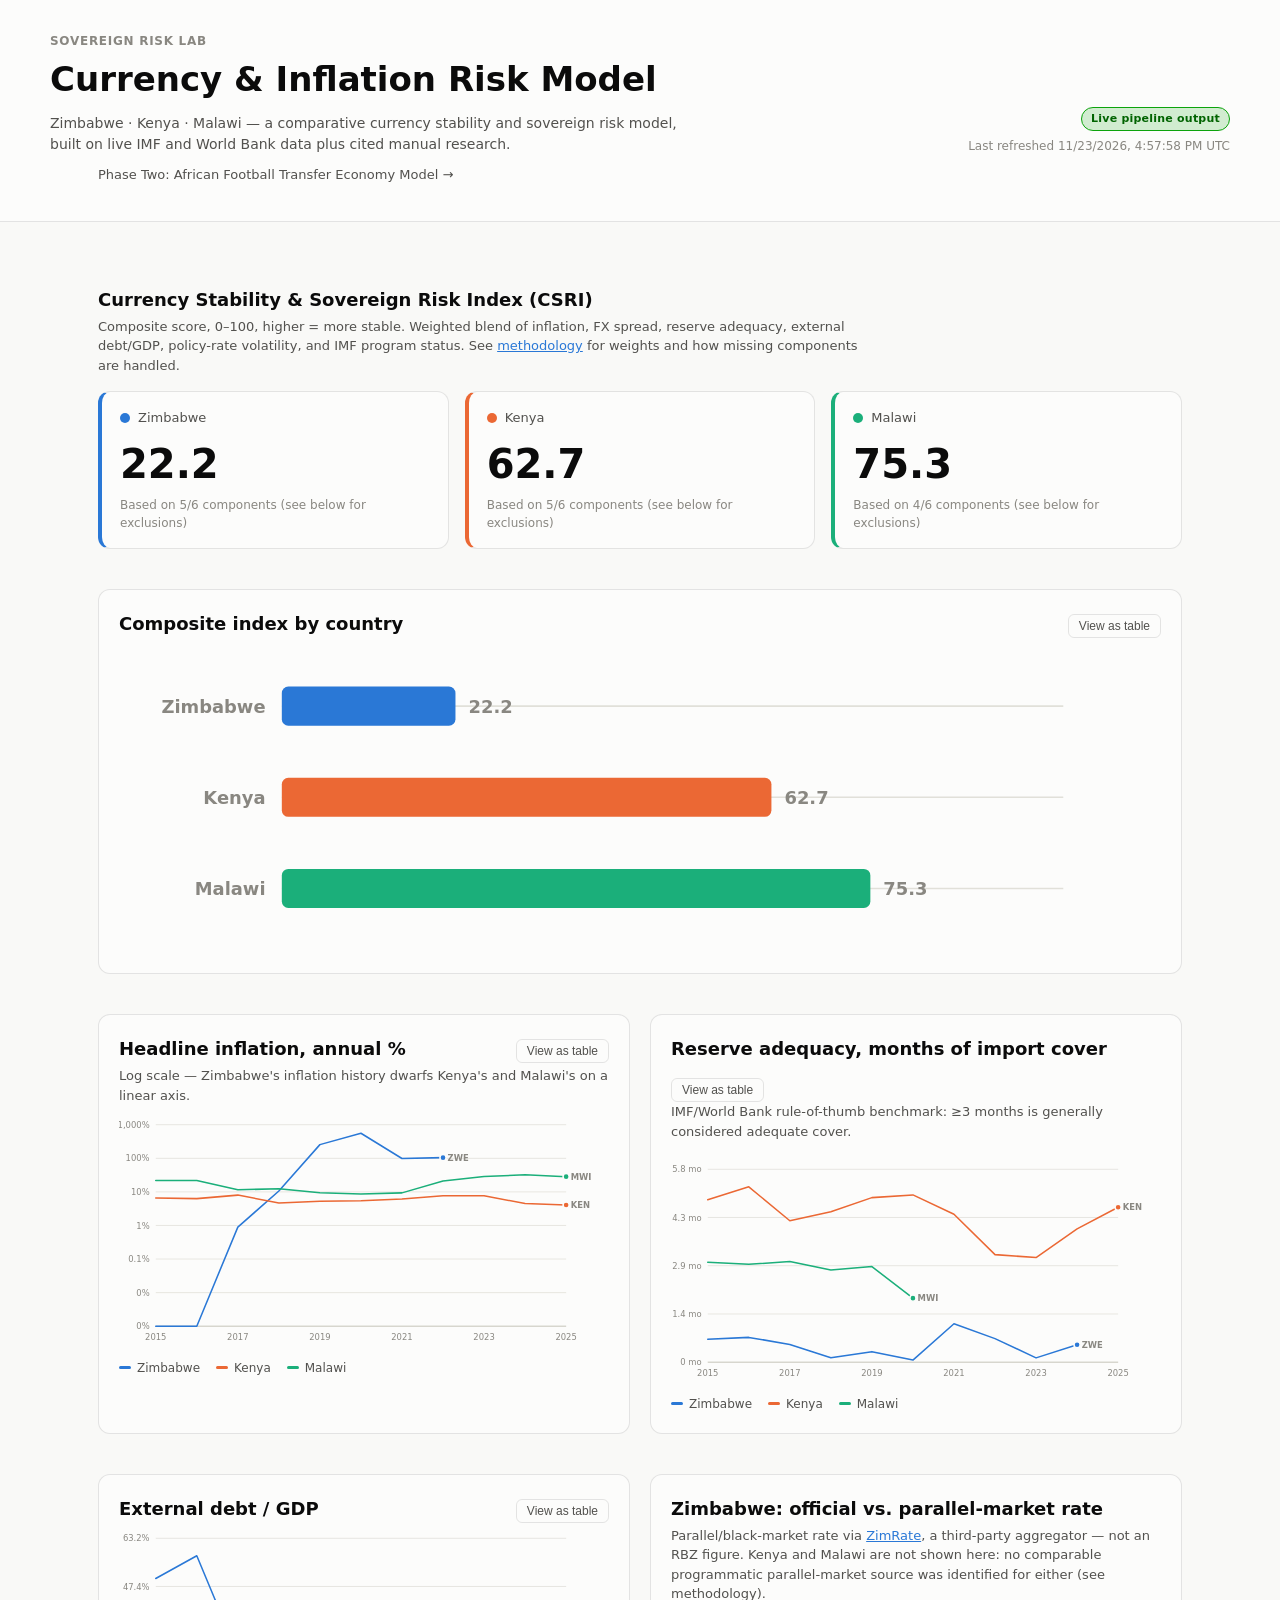
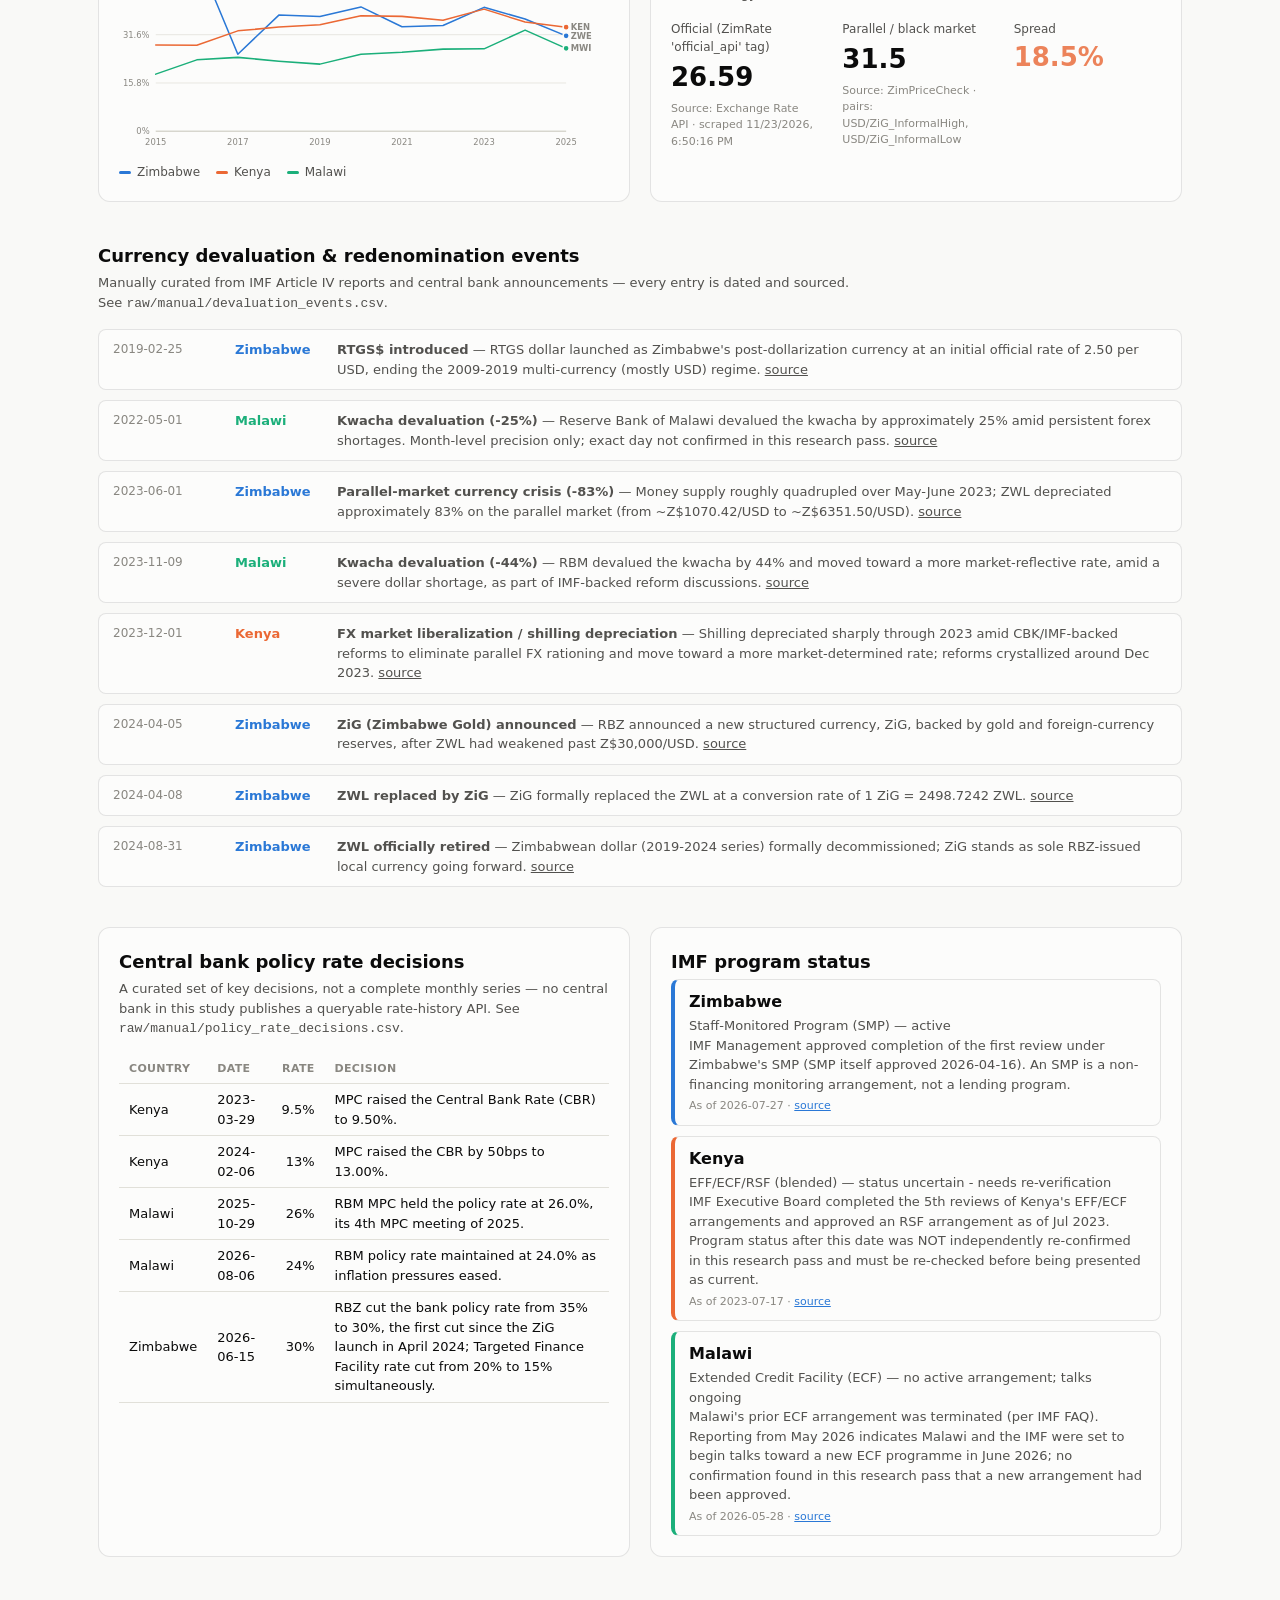
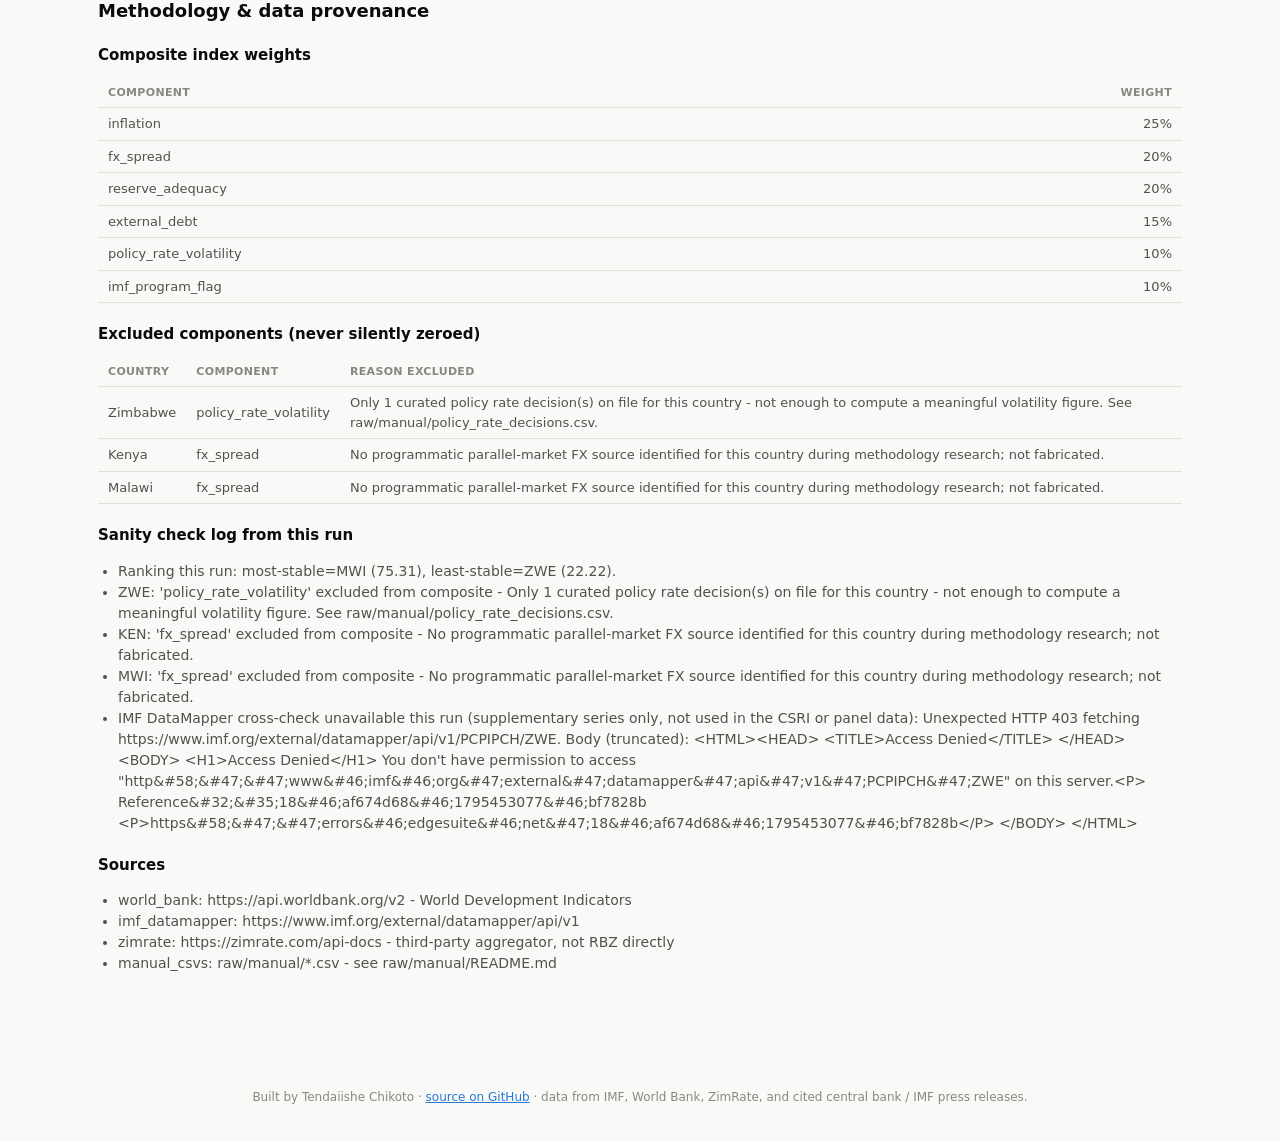
<file: frontend/index.html>
<!DOCTYPE html>
<html lang="en">
<head>
<meta charset="UTF-8">
<meta name="viewport" content="width=device-width, initial-scale=1.0">
<title>Sovereign Risk Lab — Currency &amp; Inflation Risk Model</title>
<meta name="description" content="A comparative currency and inflation risk model for Zimbabwe, Kenya, and Malawi, built on live IMF/World Bank data.">
<link rel="icon" href="data:image/svg+xml,%3Csvg xmlns='http://www.w3.org/2000/svg' viewBox='0 0 100 100'%3E%3Crect width='100' height='100' rx='20' fill='%232a78d6'/%3E%3Cpath d='M22 68 L40 46 L56 58 L78 30' stroke='white' stroke-width='8' fill='none' stroke-linecap='round' stroke-linejoin='round'/%3E%3C/svg%3E">
<link rel="stylesheet" href="style.css">
</head>
<body>

<header class="page-header">
  <div class="header-inner">
    <div class="header-titles">
      <p class="eyebrow">Sovereign Risk Lab</p>
      <h1>Currency &amp; Inflation Risk Model</h1>
      <p class="subtitle">Zimbabwe · Kenya · Malawi — a comparative currency stability and sovereign risk model, built on live IMF and World Bank data plus cited manual research.</p>
    </div>
    <div class="header-meta" id="header-meta" aria-live="polite">
      <!-- populated by script.js: last-refreshed timestamp, data-mode badge -->
    </div>
  </div>
  <div class="header-nav">
    <a href="../football/frontend/index.html">Phase Two: African Football Transfer Economy Model →</a>
  </div>
</header>

<main id="app">

  <section id="data-state-banner" class="banner" hidden></section>

  <section class="section" aria-labelledby="kpi-heading">
    <h2 id="kpi-heading" class="section-title">Currency Stability &amp; Sovereign Risk Index (CSRI)</h2>
    <p class="section-note">Composite score, 0–100, higher = more stable. Weighted blend of inflation, FX spread, reserve adequacy, external debt/GDP, policy-rate volatility, and IMF program status. See <a href="#methodology">methodology</a> for weights and how missing components are handled.</p>
    <div id="kpi-row" class="kpi-row" role="list"></div>
  </section>

  <section class="section" aria-labelledby="csri-chart-heading">
    <div class="chart-card">
      <div class="chart-card-head">
        <h2 id="csri-chart-heading" class="section-title">Composite index by country</h2>
        <button class="table-toggle" data-toggle-table="csri" aria-expanded="false">View as table</button>
      </div>
      <div id="csri-chart" class="chart-body"></div>
      <div id="csri-table" class="table-body" hidden></div>
    </div>
  </section>

  <section class="section two-col" aria-labelledby="inflation-heading">
    <div class="chart-card">
      <div class="chart-card-head">
        <h2 id="inflation-heading" class="section-title">Headline inflation, annual %</h2>
        <button class="table-toggle" data-toggle-table="inflation" aria-expanded="false">View as table</button>
      </div>
      <p class="section-note">Log scale — Zimbabwe's inflation history dwarfs Kenya's and Malawi's on a linear axis.</p>
      <div id="inflation-chart" class="chart-body"></div>
      <div id="inflation-table" class="table-body" hidden></div>
    </div>

    <div class="chart-card">
      <div class="chart-card-head">
        <h2 id="reserves-heading" class="section-title">Reserve adequacy, months of import cover</h2>
        <button class="table-toggle" data-toggle-table="reserves" aria-expanded="false">View as table</button>
      </div>
      <p class="section-note">IMF/World Bank rule-of-thumb benchmark: ≥3 months is generally considered adequate cover.</p>
      <div id="reserves-chart" class="chart-body"></div>
      <div id="reserves-table" class="table-body" hidden></div>
    </div>
  </section>

  <section class="section two-col" aria-labelledby="debt-heading">
    <div class="chart-card">
      <div class="chart-card-head">
        <h2 id="debt-heading" class="section-title">External debt / GDP</h2>
        <button class="table-toggle" data-toggle-table="debt" aria-expanded="false">View as table</button>
      </div>
      <div id="debt-chart" class="chart-body"></div>
      <div id="debt-table" class="table-body" hidden></div>
    </div>

    <div class="chart-card">
      <div class="chart-card-head">
        <h2 class="section-title">Zimbabwe: official vs. parallel-market rate</h2>
      </div>
      <p class="section-note">Parallel/black-market rate via <a href="https://zimrate.com" target="_blank" rel="noopener">ZimRate</a>, a third-party aggregator — not an RBZ figure. Kenya and Malawi are not shown here: no comparable programmatic parallel-market source was identified for either (see methodology).</p>
      <div id="fx-spread-panel" class="fx-spread-panel"></div>
    </div>
  </section>

  <section class="section" aria-labelledby="events-heading">
    <h2 id="events-heading" class="section-title">Currency devaluation &amp; redenomination events</h2>
    <p class="section-note">Manually curated from IMF Article IV reports and central bank announcements — every entry is dated and sourced. See <code>raw/manual/devaluation_events.csv</code>.</p>
    <div id="events-timeline" class="events-timeline"></div>
  </section>

  <section class="section two-col" aria-labelledby="policy-heading">
    <div class="chart-card">
      <div class="chart-card-head">
        <h2 id="policy-heading" class="section-title">Central bank policy rate decisions</h2>
      </div>
      <p class="section-note">A curated set of key decisions, not a complete monthly series — no central bank in this study publishes a queryable rate-history API. See <code>raw/manual/policy_rate_decisions.csv</code>.</p>
      <div id="policy-table" class="table-body"></div>
    </div>

    <div class="chart-card">
      <div class="chart-card-head">
        <h2 class="section-title">IMF program status</h2>
      </div>
      <div id="imf-status-panel" class="imf-status-panel"></div>
    </div>
  </section>

  <section class="section" id="methodology" aria-labelledby="methodology-heading">
    <h2 id="methodology-heading" class="section-title">Methodology &amp; data provenance</h2>
    <div id="methodology-body" class="methodology-body"></div>
  </section>

</main>

<footer class="page-footer">
  <p>Built by Tendaiishe Chikoto · <a href="https://github.com/tendaiishechikoto-sudo/sovereign-risk-lab" target="_blank" rel="noopener">source on GitHub</a> · data from IMF, World Bank, ZimRate, and cited central bank / IMF press releases.</p>
</footer>

<script src="script.js"></script>
</body>
</html>
</file>
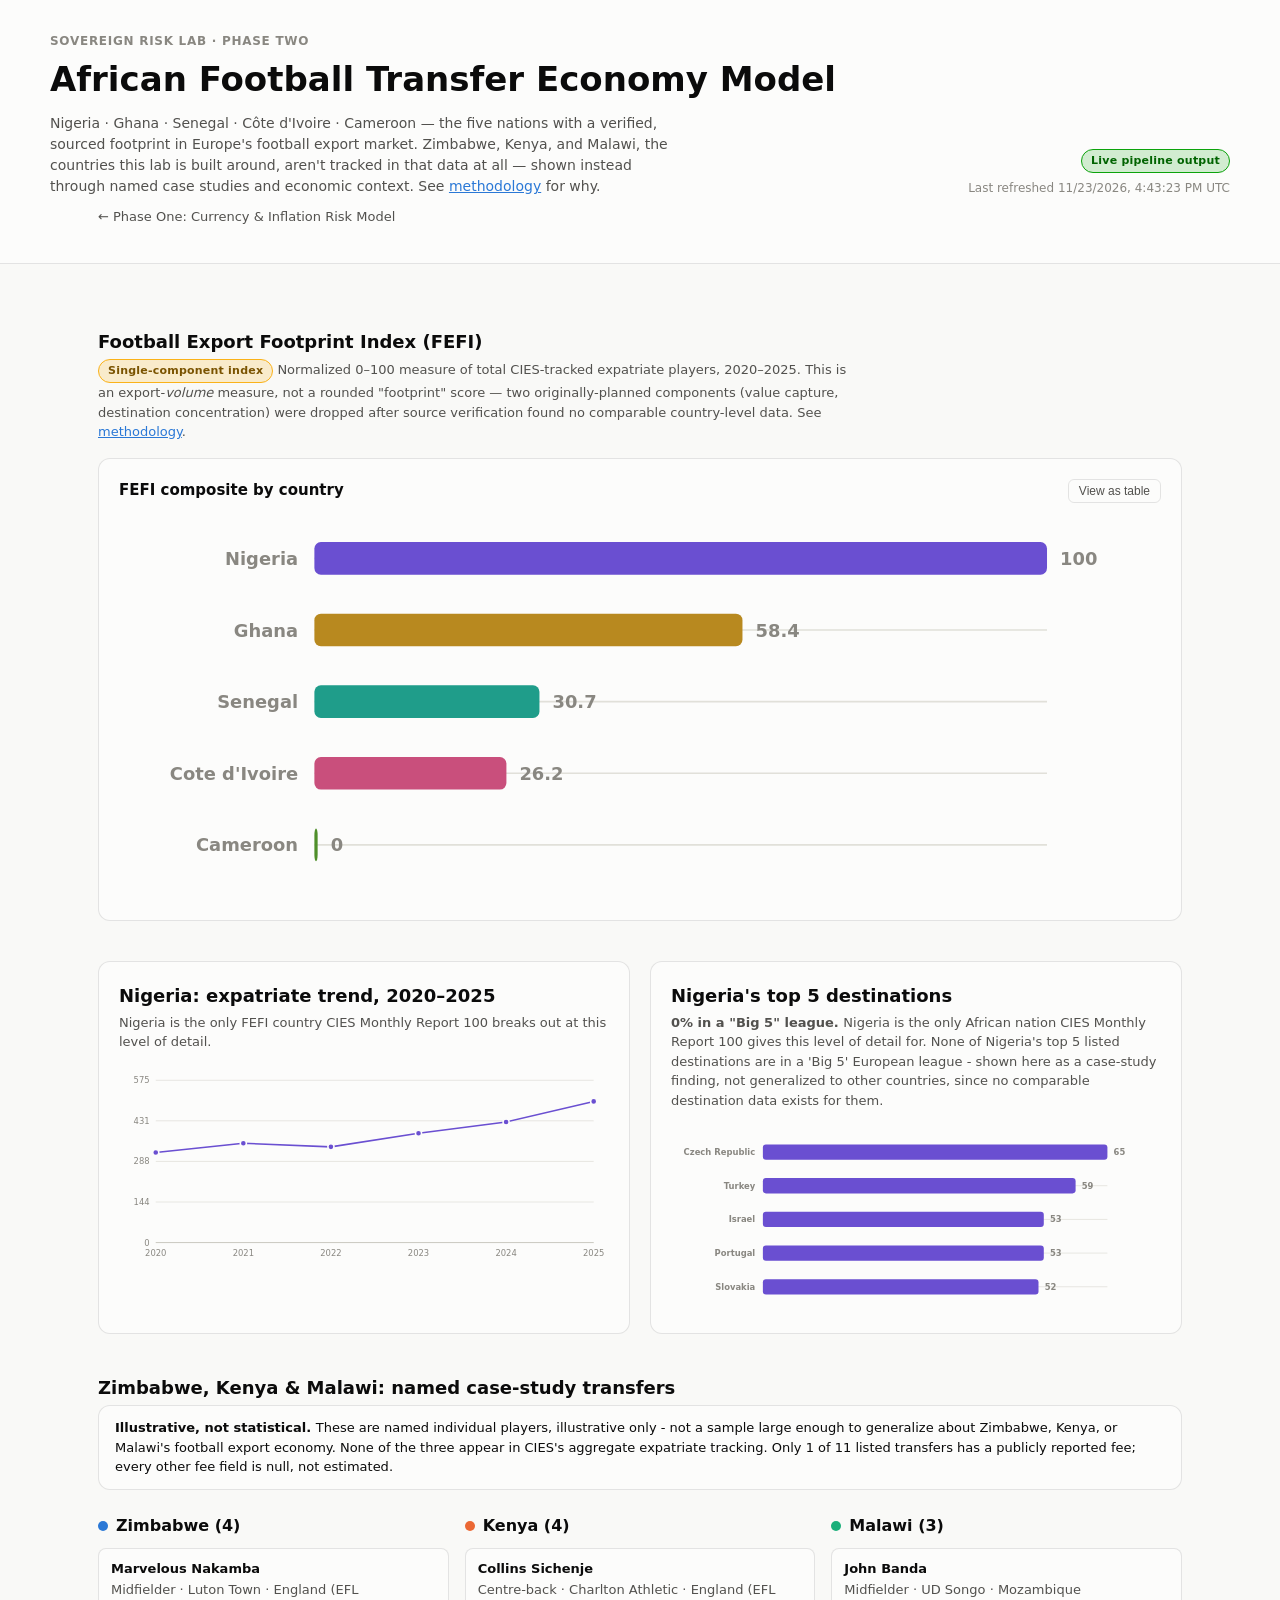
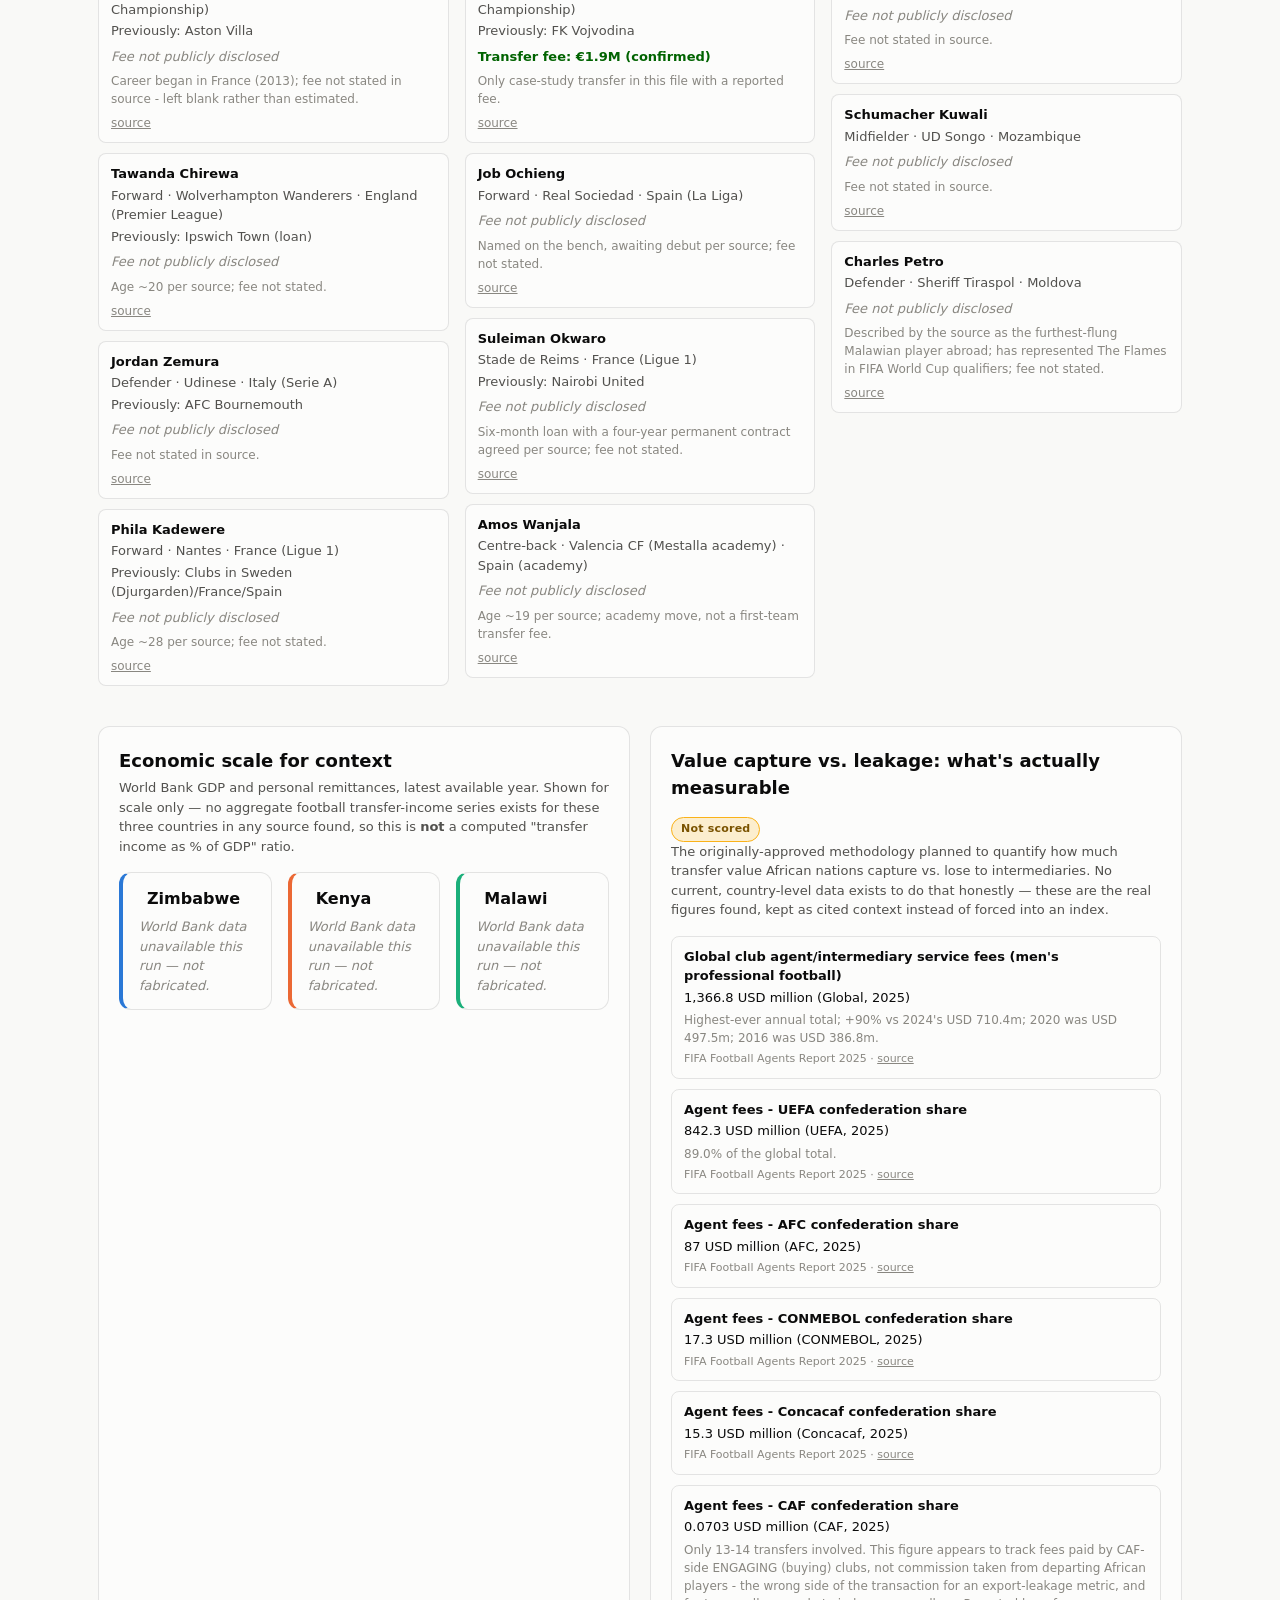
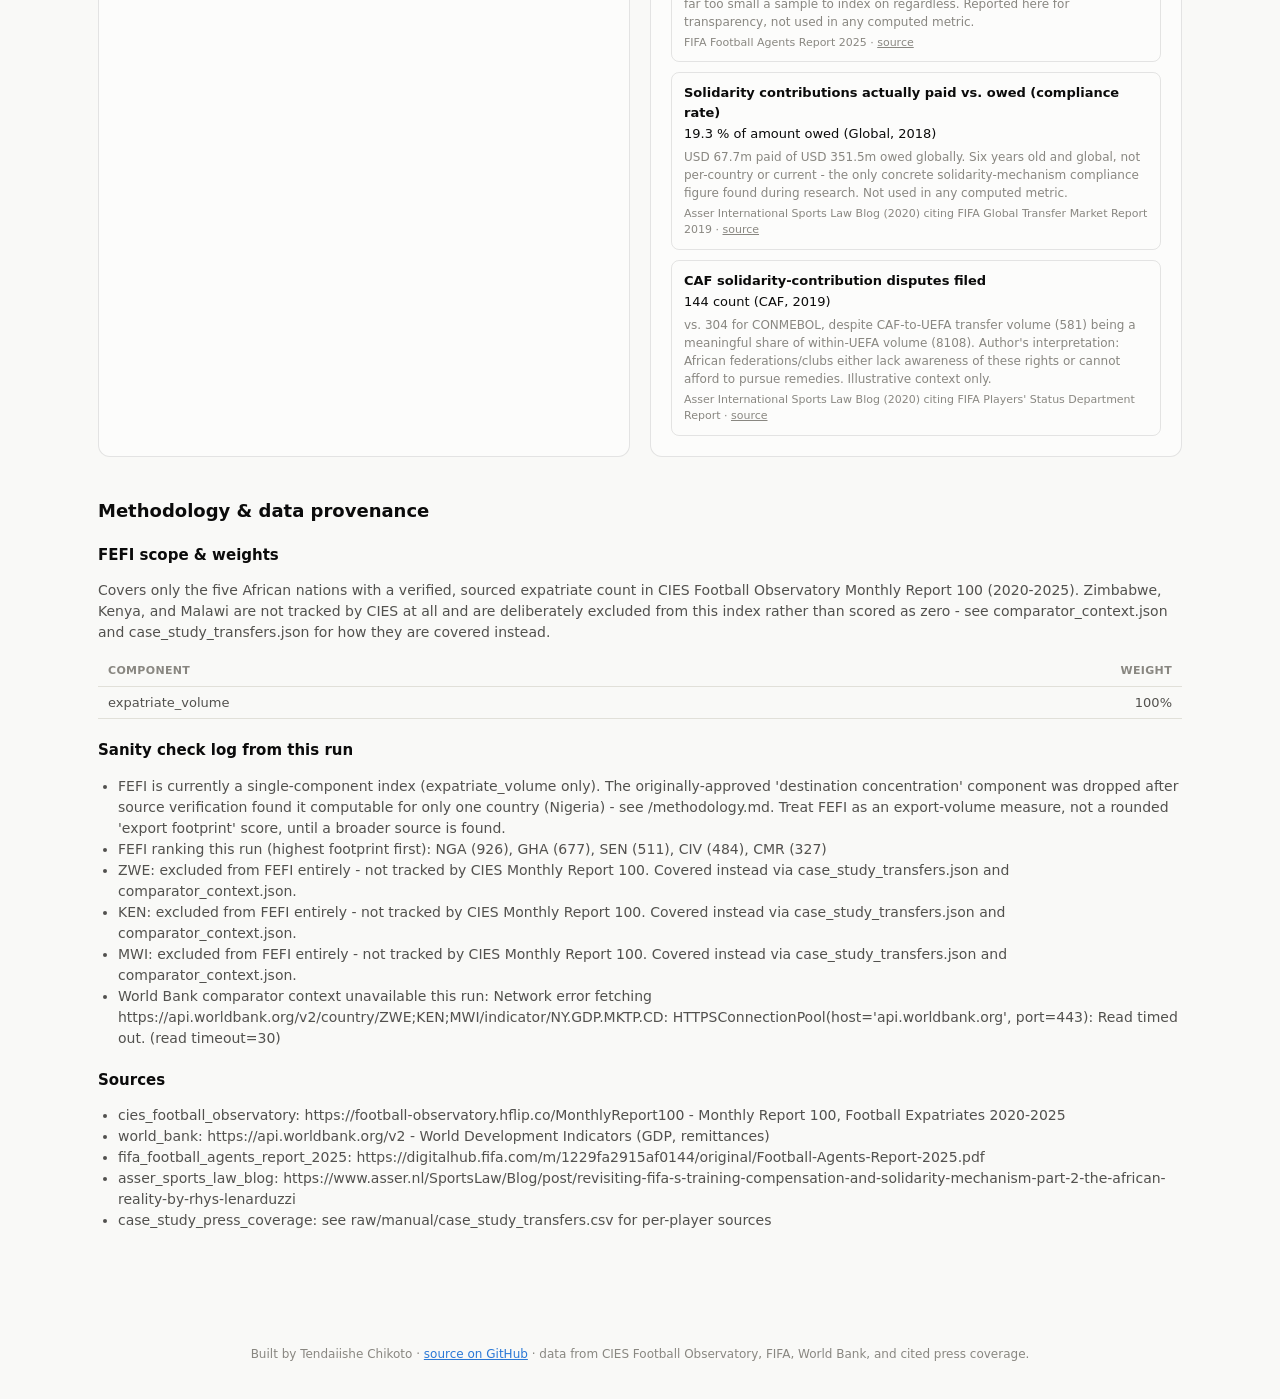
<file: football/frontend/index.html>
<!DOCTYPE html>
<html lang="en">
<head>
<meta charset="UTF-8">
<meta name="viewport" content="width=device-width, initial-scale=1.0">
<title>Sovereign Risk Lab — African Football Transfer Economy</title>
<meta name="description" content="Football Export Footprint Index (FEFI) for five African nations, plus how Zimbabwe, Kenya, and Malawi show up in the same economy, built on cited CIES/FIFA/World Bank data.">
<link rel="icon" href="data:image/svg+xml,%3Csvg xmlns='http://www.w3.org/2000/svg' viewBox='0 0 100 100'%3E%3Crect width='100' height='100' rx='20' fill='%236a4fd1'/%3E%3Cpath d='M22 68 L40 46 L56 58 L78 30' stroke='white' stroke-width='8' fill='none' stroke-linecap='round' stroke-linejoin='round'/%3E%3C/svg%3E">
<link rel="stylesheet" href="../../frontend/style.css">
<!-- Phase two deliberately reuses phase one's stylesheet rather than forking
     a copy: same lab, same design system, one source of truth for the visual
     language. Football-only classes/tokens are appended to that file, not
     duplicated here. -->
<link rel="stylesheet" href="style.css">
</head>
<body>

<header class="page-header">
  <div class="header-inner">
    <div class="header-titles">
      <p class="eyebrow">Sovereign Risk Lab · Phase Two</p>
      <h1>African Football Transfer Economy Model</h1>
      <p class="subtitle">Nigeria · Ghana · Senegal · Côte d'Ivoire · Cameroon — the five nations with a verified, sourced footprint in Europe's football export market. Zimbabwe, Kenya, and Malawi, the countries this lab is built around, aren't tracked in that data at all — shown instead through named case studies and economic context. See <a href="#methodology">methodology</a> for why.</p>
    </div>
    <div class="header-meta" id="header-meta" aria-live="polite">
      <!-- populated by script.js: last-refreshed timestamp, data-mode badge -->
    </div>
  </div>
  <div class="header-nav">
    <a href="../../frontend/index.html">← Phase One: Currency &amp; Inflation Risk Model</a>
  </div>
</header>

<main id="app">

  <section id="data-state-banner" class="banner" hidden></section>

  <section class="section" aria-labelledby="fefi-heading">
    <h2 id="fefi-heading" class="section-title">Football Export Footprint Index (FEFI)</h2>
    <p class="section-note">
      <span class="badge badge-sample" id="fefi-scope-badge">Single-component index</span>
      Normalized 0–100 measure of total CIES-tracked expatriate players, 2020–2025. This is an export-<em>volume</em> measure, not a rounded "footprint" score — two originally-planned components (value capture, destination concentration) were dropped after source verification found no comparable country-level data. See <a href="#methodology">methodology</a>.
    </p>
    <div class="chart-card">
      <div class="chart-card-head">
        <h3 class="section-title" style="font-size:15px;margin:0;">FEFI composite by country</h3>
        <button class="table-toggle" data-toggle-table="fefi" aria-expanded="false">View as table</button>
      </div>
      <div id="fefi-chart" class="chart-body"></div>
      <div id="fefi-table" class="table-body" hidden></div>
    </div>
  </section>

  <section class="section two-col" aria-labelledby="nigeria-heading">
    <div class="chart-card">
      <div class="chart-card-head">
        <h2 id="nigeria-heading" class="section-title">Nigeria: expatriate trend, 2020–2025</h2>
      </div>
      <p class="section-note">Nigeria is the only FEFI country CIES Monthly Report 100 breaks out at this level of detail.</p>
      <div id="nigeria-trend-chart" class="chart-body"></div>
    </div>
    <div class="chart-card">
      <div class="chart-card-head">
        <h2 id="nigeria-dest-heading" class="section-title">Nigeria's top 5 destinations</h2>
      </div>
      <p class="section-note" id="nigeria-big5-note"></p>
      <div id="nigeria-dest-chart" class="chart-body"></div>
    </div>
  </section>

  <section class="section" aria-labelledby="case-study-heading">
    <h2 id="case-study-heading" class="section-title">Zimbabwe, Kenya &amp; Malawi: named case-study transfers</h2>
    <div id="case-study-warning" class="banner banner-info"></div>
    <div id="case-study-cards" class="case-study-grid"></div>
  </section>

  <section class="section two-col" aria-labelledby="comparator-heading">
    <div class="chart-card">
      <h2 id="comparator-heading" class="section-title">Economic scale for context</h2>
      <p class="section-note">World Bank GDP and personal remittances, latest available year. Shown for scale only — no aggregate football transfer-income series exists for these three countries in any source found, so this is <strong>not</strong> a computed "transfer income as % of GDP" ratio.</p>
      <div id="comparator-cards" class="comparator-grid"></div>
    </div>
    <div class="chart-card">
      <div class="chart-card-head">
        <h2 class="section-title">Value capture vs. leakage: what's actually measurable</h2>
        <span class="badge badge-sample">Not scored</span>
      </div>
      <p class="section-note">The originally-approved methodology planned to quantify how much transfer value African nations capture vs. lose to intermediaries. No current, country-level data exists to do that honestly — these are the real figures found, kept as cited context instead of forced into an index.</p>
      <div id="value-capture-list" class="value-capture-list"></div>
    </div>
  </section>

  <section class="section" id="methodology" aria-labelledby="methodology-heading">
    <h2 id="methodology-heading" class="section-title">Methodology &amp; data provenance</h2>
    <div id="methodology-body" class="methodology-body"></div>
  </section>

</main>

<footer class="page-footer">
  <p>Built by Tendaiishe Chikoto · <a href="https://github.com/tendaiishechikoto-sudo/sovereign-risk-lab" target="_blank" rel="noopener">source on GitHub</a> · data from CIES Football Observatory, FIFA, World Bank, and cited press coverage.</p>
</footer>

<script src="script.js"></script>
</body>
</html>
</file>
<file: frontend/style.css>
/* Sovereign Risk Lab — dashboard styles.
   Palette: dataviz skill reference default (validated categorical/status/sequential ramps).
   Country -> categorical slot mapping is fixed everywhere: ZWE=slot1, KEN=slot2, MWI=slot3. */

:root {
  color-scheme: light;
  --page-plane:      #f9f9f7;
  --surface-1:       #fcfcfb;
  --text-primary:    #0b0b0b;
  --text-secondary:  #52514e;
  --text-muted:      #898781;
  --gridline:        #e1e0d9;
  --baseline:        #c3c2b7;
  --border:          rgba(11,11,11,0.10);

  --series-zwe:      #2a78d6; /* categorical slot 1 - blue */
  --series-ken:      #eb6834; /* categorical slot 2 - orange */
  --series-mwi:      #1baf7a; /* categorical slot 3 - aqua */

  --seq-100: #cde2fb; --seq-250: #86b6ef; --seq-400: #3987e5; --seq-550: #1c5cab;

  --status-good:     #0ca30c;
  --status-warning:  #fab219;
  --status-serious:  #ec835a;
  --status-critical: #d03b3b;

  --success-text:    #006300;
  --radius-card: 12px;
}

@media (prefers-color-scheme: dark) {
  :root:where(:not([data-theme="light"])) {
    color-scheme: dark;
    --page-plane:      #0d0d0d;
    --surface-1:       #1a1a19;
    --text-primary:    #ffffff;
    --text-secondary:  #c3c2b7;
    --text-muted:      #898781;
    --gridline:        #2c2c2a;
    --baseline:        #383835;
    --border:          rgba(255,255,255,0.10);

    --series-zwe:      #3987e5;
    --series-ken:      #d95926;
    --series-mwi:      #199e70;

    --status-good:     #0ca30c;
    --status-warning:  #fab219;
    --status-serious:  #ec835a;
    --status-critical: #e66767;

    --success-text:    #0ca30c;
  }
}

:root[data-theme="dark"] {
  color-scheme: dark;
  --page-plane:      #0d0d0d;
  --surface-1:       #1a1a19;
  --text-primary:    #ffffff;
  --text-secondary:  #c3c2b7;
  --text-muted:      #898781;
  --gridline:        #2c2c2a;
  --baseline:        #383835;
  --border:          rgba(255,255,255,0.10);

  --series-zwe:      #3987e5;
  --series-ken:      #d95926;
  --series-mwi:      #199e70;

  --status-good:     #0ca30c;
  --status-warning:  #fab219;
  --status-serious:  #ec835a;
  --status-critical: #e66767;

  --success-text:    #0ca30c;
}

* { box-sizing: border-box; }

body {
  margin: 0;
  background: var(--page-plane);
  color: var(--text-primary);
  font-family: system-ui, -apple-system, "Segoe UI", sans-serif;
  line-height: 1.5;
}

a { color: var(--series-zwe); }

.page-header {
  background: var(--surface-1);
  border-bottom: 1px solid var(--border);
  padding: 32px clamp(16px, 4vw, 48px);
}
.header-inner {
  max-width: 1180px;
  margin: 0 auto;
  display: flex;
  flex-wrap: wrap;
  gap: 16px;
  justify-content: space-between;
  align-items: flex-end;
}
.eyebrow {
  margin: 0 0 4px;
  font-size: 12px;
  font-weight: 600;
  letter-spacing: 0.06em;
  text-transform: uppercase;
  color: var(--text-muted);
}
.header-titles h1 { margin: 0 0 8px; font-size: clamp(24px, 3vw, 34px); }
.subtitle { margin: 0; max-width: 640px; color: var(--text-secondary); font-size: 14px; }
.header-meta { font-size: 12px; color: var(--text-muted); text-align: right; min-width: 200px; }
.header-meta .badge-row { display: flex; gap: 8px; justify-content: flex-end; margin-bottom: 6px; flex-wrap: wrap; }

.badge {
  display: inline-block;
  padding: 3px 9px;
  border-radius: 999px;
  font-size: 11px;
  font-weight: 600;
  letter-spacing: 0.02em;
}
.badge-sample { background: color-mix(in srgb, var(--status-warning) 20%, transparent); color: #7a5300; border: 1px solid var(--status-warning); }
:root[data-theme="dark"] .badge-sample, @media (prefers-color-scheme: dark) { }
.badge-live { background: color-mix(in srgb, var(--status-good) 18%, transparent); color: var(--success-text); border: 1px solid var(--status-good); }

.header-nav {
  max-width: 1180px;
  margin: 10px auto 0;
  padding: 0 clamp(16px, 4vw, 48px) 4px;
  font-size: 13px;
}
.header-nav a { color: var(--text-secondary); text-decoration: none; }
.header-nav a:hover { text-decoration: underline; }

main#app {
  max-width: 1180px;
  margin: 0 auto;
  padding: 24px clamp(16px, 4vw, 48px) 64px;
}

.section { margin-top: 40px; }
.section:first-child { margin-top: 24px; }
.section-title { font-size: 18px; margin: 0 0 4px; }
.section-note { margin: 0 0 16px; color: var(--text-secondary); font-size: 13px; max-width: 760px; }
.two-col { display: grid; grid-template-columns: 1fr 1fr; gap: 20px; }
@media (max-width: 860px) { .two-col { grid-template-columns: 1fr; } }

.banner {
  padding: 12px 16px;
  border-radius: var(--radius-card);
  border: 1px solid var(--status-warning);
  background: color-mix(in srgb, var(--status-warning) 12%, var(--surface-1));
  font-size: 13px;
  margin-bottom: 24px;
}

.chart-card {
  background: var(--surface-1);
  border: 1px solid var(--border);
  border-radius: var(--radius-card);
  padding: 20px;
}
.chart-card-head {
  display: flex;
  justify-content: space-between;
  align-items: baseline;
  gap: 12px;
  flex-wrap: wrap;
}
.chart-body { width: 100%; overflow-x: auto; }
.chart-body svg { display: block; width: 100%; height: auto; }

.table-toggle {
  font-size: 12px;
  background: none;
  border: 1px solid var(--border);
  border-radius: 6px;
  padding: 4px 10px;
  color: var(--text-secondary);
  cursor: pointer;
}
.table-toggle:hover { background: var(--gridline); }

/* KPI row */
.kpi-row { display: grid; grid-template-columns: repeat(3, 1fr); gap: 16px; }
@media (max-width: 720px) { .kpi-row { grid-template-columns: 1fr; } }
.kpi-tile {
  background: var(--surface-1);
  border: 1px solid var(--border);
  border-left: 4px solid var(--tile-accent, var(--series-zwe));
  border-radius: var(--radius-card);
  padding: 16px 18px;
}
.kpi-tile .kpi-label { font-size: 13px; color: var(--text-secondary); display: flex; align-items: center; gap: 8px; }
.kpi-tile .kpi-dot { width: 10px; height: 10px; border-radius: 50%; background: var(--tile-accent, var(--series-zwe)); display: inline-block; }
.kpi-tile .kpi-value { font-size: 40px; font-weight: 600; margin: 6px 0 2px; font-variant-numeric: proportional-nums; }
.kpi-tile .kpi-sub { font-size: 12px; color: var(--text-muted); }
.kpi-tile .kpi-flag { margin-top: 8px; font-size: 12px; color: var(--status-serious); font-weight: 600; }

/* Generic table */
table.data-table { width: 100%; border-collapse: collapse; font-size: 13px; }
table.data-table th, table.data-table td { text-align: left; padding: 6px 10px; border-bottom: 1px solid var(--gridline); }
table.data-table th { color: var(--text-muted); font-weight: 600; font-size: 11px; text-transform: uppercase; letter-spacing: 0.03em; }
table.data-table td.num, table.data-table th.num { text-align: right; font-variant-numeric: tabular-nums; }
.table-body { overflow-x: auto; margin-top: 12px; }

/* Tooltip */
.viz-tooltip {
  position: absolute;
  pointer-events: none;
  background: var(--surface-1);
  border: 1px solid var(--border);
  border-radius: 8px;
  padding: 8px 10px;
  font-size: 12px;
  box-shadow: 0 4px 16px rgba(0,0,0,0.12);
  z-index: 20;
  min-width: 140px;
}
.viz-tooltip .tt-title { color: var(--text-muted); font-size: 11px; margin-bottom: 4px; }
.viz-tooltip .tt-row { display: flex; align-items: center; gap: 6px; justify-content: space-between; }
.viz-tooltip .tt-key { display: flex; align-items: center; gap: 6px; color: var(--text-secondary); }
.viz-tooltip .tt-swatch { width: 10px; height: 2px; display: inline-block; }
.viz-tooltip .tt-value { font-weight: 600; color: var(--text-primary); font-variant-numeric: tabular-nums; }

.chart-legend { display: flex; gap: 16px; flex-wrap: wrap; margin-top: 8px; font-size: 12px; color: var(--text-secondary); }
.chart-legend .legend-item { display: flex; align-items: center; gap: 6px; }
.chart-legend .legend-swatch { width: 12px; height: 3px; border-radius: 2px; display: inline-block; }

/* FX spread panel */
.fx-spread-panel { display: flex; gap: 24px; flex-wrap: wrap; }
.fx-stat { flex: 1; min-width: 140px; }
.fx-stat .fx-label { font-size: 12px; color: var(--text-secondary); }
.fx-stat .fx-value { font-size: 26px; font-weight: 600; margin-top: 2px; }
.fx-stat .fx-meta { font-size: 11px; color: var(--text-muted); margin-top: 4px; }
.fx-spread-highlight { font-size: 26px; font-weight: 600; color: var(--status-serious); }

/* Events timeline */
.events-timeline { display: flex; flex-direction: column; gap: 10px; }
.event-row {
  display: grid;
  grid-template-columns: 110px 90px 1fr;
  gap: 12px;
  align-items: start;
  padding: 10px 14px;
  background: var(--surface-1);
  border: 1px solid var(--border);
  border-radius: 8px;
  font-size: 13px;
}
.event-row .event-date { color: var(--text-muted); font-variant-numeric: tabular-nums; font-size: 12px; }
.event-row .event-country { font-weight: 600; }
.event-row .event-desc { color: var(--text-secondary); }
.event-row .event-desc a { color: inherit; text-decoration: underline; }
@media (max-width: 640px) { .event-row { grid-template-columns: 1fr; } }

/* IMF status panel */
.imf-status-panel { display: flex; flex-direction: column; gap: 10px; }
.imf-status-card { border: 1px solid var(--border); border-radius: 8px; padding: 10px 14px; }
.imf-status-card .imf-country { font-weight: 600; margin-bottom: 2px; }
.imf-status-card .imf-status-text { font-size: 13px; color: var(--text-secondary); }
.imf-status-card .imf-source { font-size: 11px; color: var(--text-muted); margin-top: 4px; }

.methodology-body { font-size: 14px; color: var(--text-secondary); }
.methodology-body table.data-table { margin: 12px 0 20px; }
.methodology-body h3 { color: var(--text-primary); font-size: 15px; margin: 20px 0 8px; }
.methodology-body ul { padding-left: 20px; }

.page-footer {
  text-align: center;
  font-size: 12px;
  color: var(--text-muted);
  padding: 24px;
}

/* Axis / gridline chart chrome, shared by SVG charts rendered in JS */
.axis-line { stroke: var(--baseline); stroke-width: 1; }
.gridline { stroke: var(--gridline); stroke-width: 1; }
.axis-label { fill: var(--text-muted); font-size: 11px; font-family: system-ui, sans-serif; }
.crosshair-line { stroke: var(--text-muted); stroke-width: 1; stroke-dasharray: 2 2; }
</file>
<file: football/frontend/style.css>
/* Sovereign Risk Lab — phase two (football) additions.
   Loaded after ../../frontend/style.css, which supplies the shared design
   system (tokens, .page-header, .chart-card, .banner, .badge, tables, the
   SVG chart engine's chrome). This file only adds what phase two needs on
   top of that: a 5-country categorical palette for the FEFI nations (kept
   distinct from phase one's ZWE/KEN/MWI slots, which this page reuses as-is
   for its own case-study/comparator sections — same three countries, same
   colors, across both phases, deliberately) plus the football-specific
   layout classes below. */

:root {
  --series-nga: #6a4fd1; /* violet — Nigeria, the featured case study */
  --series-gha: #b8891f; /* amber */
  --series-sen: #1f9d8a; /* teal */
  --series-civ: #c94f7c; /* rose */
  --series-cmr: #4f8f2a; /* olive */
}

@media (prefers-color-scheme: dark) {
  :root:where(:not([data-theme="light"])) {
    --series-nga: #8a72e6;
    --series-gha: #d1a52a;
    --series-sen: #2ab6a0;
    --series-civ: #e06a99;
    --series-cmr: #6db83c;
  }
}

:root[data-theme="dark"] {
  --series-nga: #8a72e6;
  --series-gha: #d1a52a;
  --series-sen: #2ab6a0;
  --series-civ: #e06a99;
  --series-cmr: #6db83c;
}

.header-nav a:hover { color: var(--series-nga); }

.banner-info {
  border-color: var(--border);
  background: var(--surface-1);
}

/* Case-study transfer cards (Zimbabwe/Kenya/Malawi) */
.case-study-grid {
  display: grid;
  grid-template-columns: repeat(3, 1fr);
  gap: 16px;
  margin-top: 16px;
}
@media (max-width: 900px) { .case-study-grid { grid-template-columns: 1fr; } }
.case-study-country { display: flex; flex-direction: column; gap: 10px; }
.case-study-country-title {
  font-weight: 600;
  display: flex;
  align-items: center;
  gap: 8px;
}
.case-study-country-title .kpi-dot { width: 10px; height: 10px; border-radius: 50%; display: inline-block; }
.player-card {
  background: var(--surface-1);
  border: 1px solid var(--border);
  border-radius: 8px;
  padding: 10px 12px;
  font-size: 13px;
}
.player-card .player-name { font-weight: 600; }
.player-card .player-meta { color: var(--text-secondary); margin-top: 2px; }
.player-card .player-fee { margin-top: 6px; font-variant-numeric: tabular-nums; }
.player-card .player-fee.confirmed { color: var(--success-text); font-weight: 600; }
.player-card .player-fee.unconfirmed { color: var(--text-muted); font-style: italic; }
.player-card .player-notes { color: var(--text-muted); font-size: 12px; margin-top: 6px; }
.player-card a { color: inherit; text-decoration: underline; font-size: 12px; }

/* Comparator (GDP/remittances) stat cards */
.comparator-grid { display: grid; grid-template-columns: repeat(3, 1fr); gap: 16px; margin-top: 12px; }
@media (max-width: 720px) { .comparator-grid { grid-template-columns: 1fr; } }
.comparator-card {
  border: 1px solid var(--border);
  border-radius: var(--radius-card);
  padding: 14px 16px;
}
.comparator-card .comp-country { font-weight: 600; display: flex; align-items: center; gap: 8px; margin-bottom: 6px; }
.comparator-card .comp-stat { font-size: 12px; color: var(--text-secondary); margin-top: 6px; }
.comparator-card .comp-value { font-size: 20px; font-weight: 600; font-variant-numeric: tabular-nums; }
.comparator-card .comp-unavailable { color: var(--text-muted); font-style: italic; font-size: 13px; }

/* Value-capture context entries (narrative, never scored) */
.value-capture-list { display: flex; flex-direction: column; gap: 10px; margin-top: 12px; }
.value-capture-entry {
  border: 1px solid var(--border);
  border-radius: 8px;
  padding: 10px 12px;
  font-size: 13px;
}
.value-capture-entry .vc-metric { font-weight: 600; }
.value-capture-entry .vc-value { font-variant-numeric: tabular-nums; color: var(--text-primary); margin-top: 2px; }
.value-capture-entry .vc-caveat { color: var(--text-muted); font-size: 12px; margin-top: 4px; }
.value-capture-entry .vc-source { color: var(--text-muted); font-size: 11px; margin-top: 4px; }
.value-capture-entry .vc-source a { color: inherit; }
</file>
